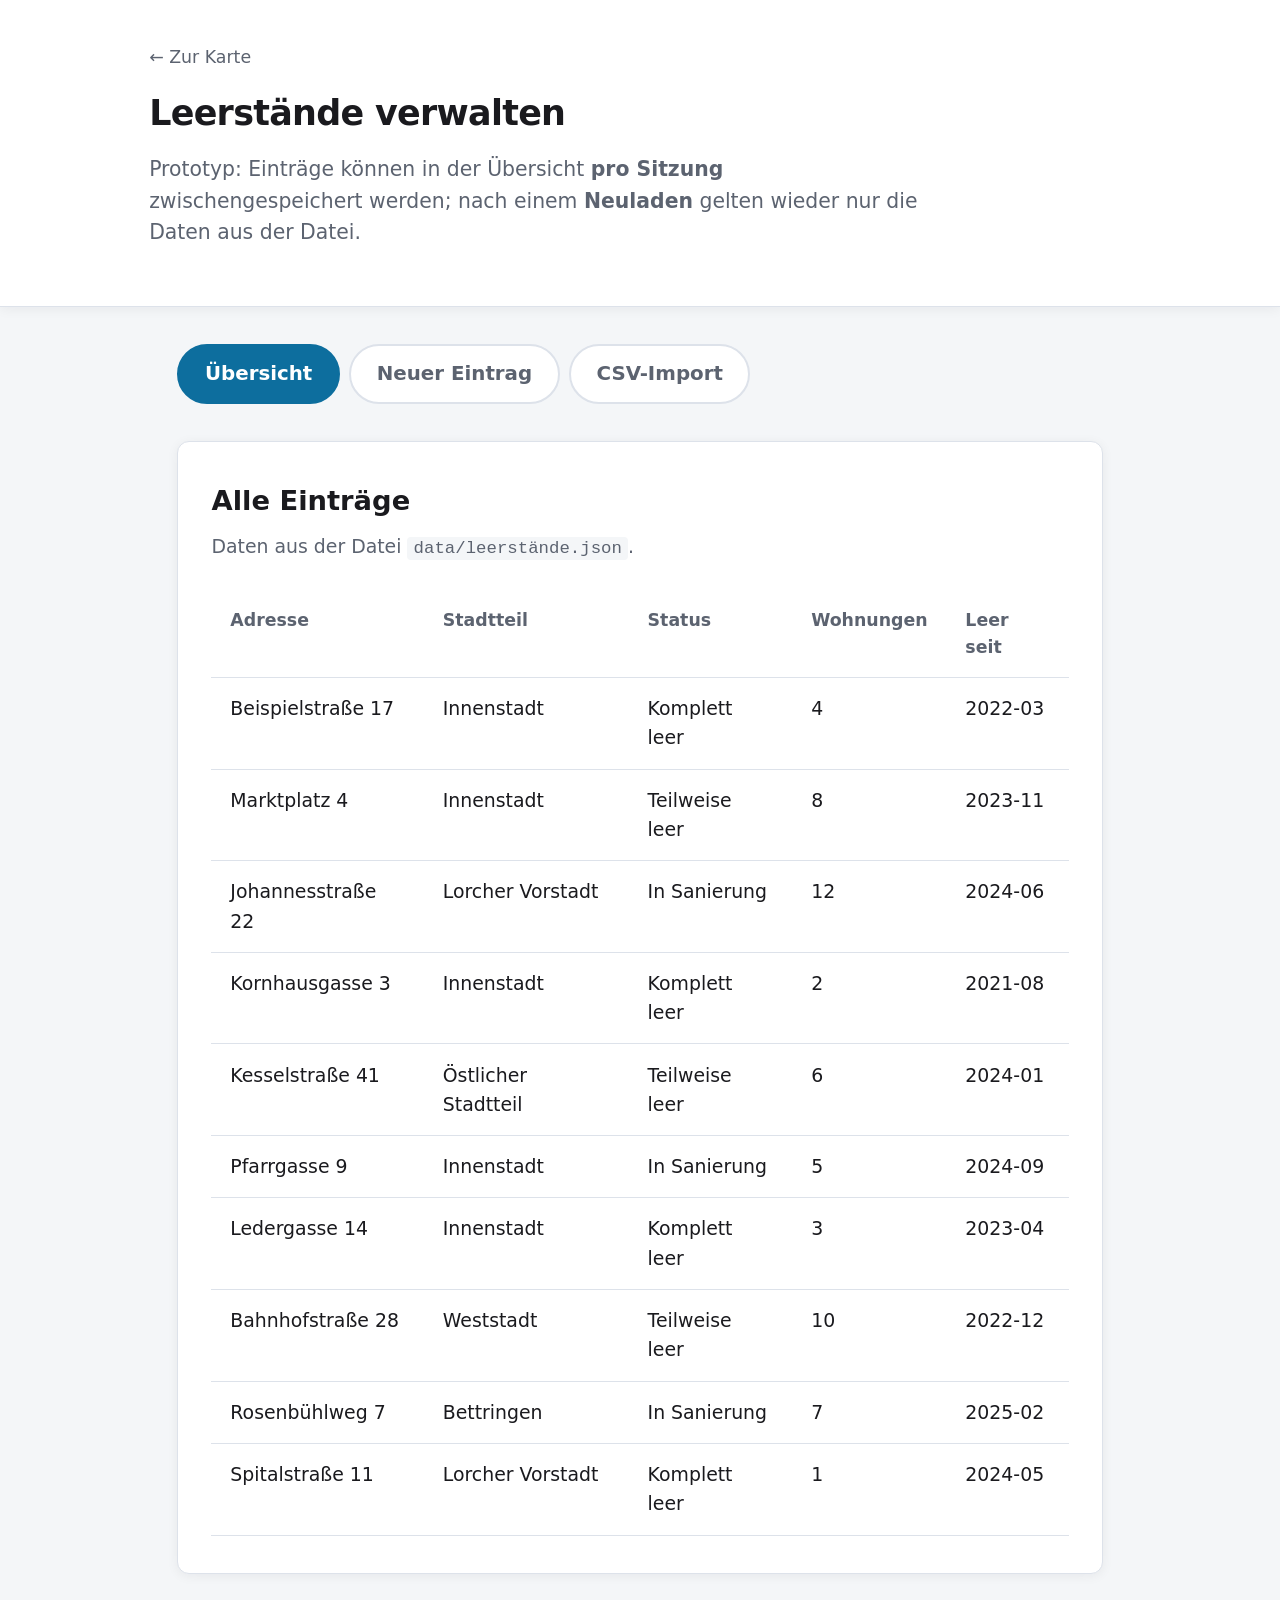
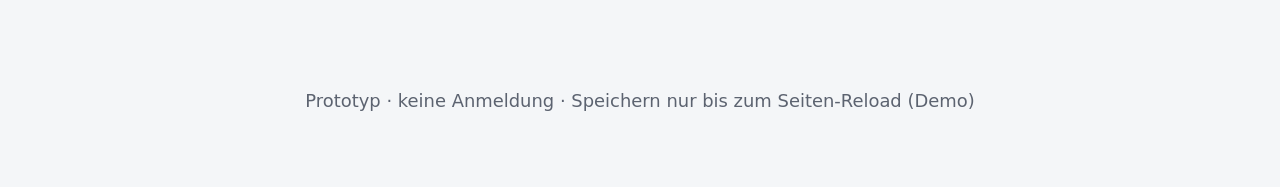
<file: leerstandskarte/admin.html>
<!DOCTYPE html>
<html lang="de">
<head>
  <meta charset="UTF-8" />
  <meta name="viewport" content="width=device-width, initial-scale=1.0" />
  <title>Leerstände – Verwaltung (Prototyp)</title>
  <link rel="stylesheet" href="admin.css" />
</head>
<body>
  <a class="skip-link" href="#main-content">Zum Inhalt springen</a>

  <header class="site-header">
    <div class="site-header__bar">
      <a class="site-nav-link" href="index.html">← Zur Karte</a>
    </div>
    <div class="site-header__inner">
      <h1 class="site-title">Leerstände verwalten</h1>
      <p class="site-lead">
        Prototyp: Einträge können in der Übersicht <strong>pro Sitzung</strong> zwischengespeichert werden; nach einem <strong>Neuladen</strong> gelten wieder nur die Daten aus der Datei.
      </p>
    </div>
  </header>

  <main id="main-content" class="main">
    <nav class="tabs" role="tablist" aria-label="Bereiche">
      <button type="button" class="tabs__btn is-active" role="tab" aria-selected="true" aria-controls="panel-uebersicht" id="tab-uebersicht" data-tab="uebersicht">
        Übersicht
      </button>
      <button type="button" class="tabs__btn" role="tab" aria-selected="false" aria-controls="panel-neu" id="tab-neu" data-tab="neu" tabindex="-1">
        Neuer Eintrag
      </button>
      <button type="button" class="tabs__btn" role="tab" aria-selected="false" aria-controls="panel-csv" id="tab-csv" data-tab="csv" tabindex="-1">
        CSV-Import
      </button>
    </nav>

    <div class="panel-wrap">
      <section id="panel-uebersicht" class="panel is-visible" role="tabpanel" aria-labelledby="tab-uebersicht">
        <div id="load-error" class="banner banner--error is-hidden" role="alert"></div>
        <div id="save-success-banner" class="banner banner--success is-hidden" role="status" aria-live="polite"></div>
        <div class="card">
          <h2 class="card__title">Alle Einträge</h2>
          <p class="card__hint">Daten aus der Datei <code>data/leerstände.json</code>.</p>
          <div class="table-wrap">
            <table class="data-table" id="table-uebersicht">
              <thead>
                <tr>
                  <th scope="col">Adresse</th>
                  <th scope="col">Stadtteil</th>
                  <th scope="col">Status</th>
                  <th scope="col">Wohnungen</th>
                  <th scope="col">Leer seit</th>
                </tr>
              </thead>
              <tbody id="tbody-uebersicht"></tbody>
            </table>
          </div>
          <p class="empty-hint is-hidden" id="empty-uebersicht">Keine Einträge geladen.</p>
        </div>
      </section>

      <section id="panel-neu" class="panel" role="tabpanel" aria-labelledby="tab-neu" hidden>
        <div class="card">
          <h2 class="card__title">Neuen Eintrag anlegen</h2>
          <p class="card__hint">
            Zuerst <strong>Vorschau anzeigen</strong>, Inhalt prüfen, danach <strong>Speichern</strong> (Demo: nur im Speicher dieses Tabs, siehe Hinweis unten).
          </p>
          <p class="form-tour-bar">
            <button type="button" class="btn btn--secondary" id="btn-tour-start" aria-label="Geführte Anleitung starten">
              📖 Anleitung
            </button>
          </p>

          <form id="form-neu" class="form" novalidate>
            <div class="form__row">
              <label for="neu-adresse">Adresse <span class="req">*</span></label>
              <div class="form__field">
                <input type="text" id="neu-adresse" name="adresse" autocomplete="street-address" />
                <p class="field-error is-hidden" id="err-neu-adresse" aria-live="polite"></p>
              </div>
              <button type="button" class="btn btn--secondary" id="btn-geocode" aria-label="Koordinaten automatisch ermitteln">
                📍 Koordinaten automatisch ermitteln
              </button>
              <p class="field-error is-hidden" id="geocode-status" aria-live="polite"></p>
            </div>

            <div class="form__row form__row--simple">
              <label for="neu-ort">Ort</label>
              <div class="form__field">
                <input type="text" id="neu-ort" name="ort" value="" placeholder="z. B. Musterstadt" autocomplete="address-level2" />
                <p class="field-error is-hidden" id="err-neu-ort"></p>
              </div>
            </div>

            <div class="form__row form__row--simple">
              <label for="neu-stadtteil">Stadtteil <span class="req">*</span></label>
              <div class="form__field">
                <select id="neu-stadtteil" name="stadtteil">
                  <option value="">Bitte wählen</option>
                </select>
                <p class="field-error is-hidden" id="err-neu-stadtteil"></p>
              </div>
            </div>

            <div class="form__row form__row--simple">
              <label for="neu-status">Status <span class="req">*</span></label>
              <div class="form__field">
                <select id="neu-status" name="status">
                  <option value="">Bitte wählen</option>
                  <option value="leer">Komplett leer</option>
                  <option value="teilweise">Teilweise leer</option>
                  <option value="sanierung">In Sanierung</option>
                </select>
                <p class="field-error is-hidden" id="err-neu-status"></p>
              </div>
            </div>

            <div class="form__row form__row--simple">
              <label for="neu-we">Anzahl Wohneinheiten <span class="req">*</span></label>
              <div class="form__field">
                <input type="number" id="neu-we" name="wohneinheiten" min="1" step="1" inputmode="numeric" />
                <p class="field-error is-hidden" id="err-neu-we"></p>
              </div>
            </div>

            <div class="form__row form__row--simple">
              <label for="neu-leer-seit">Leer seit (Jahr-Monat)</label>
              <div class="form__field">
                <input type="text" id="neu-leer-seit" name="leer_seit" placeholder="z. B. 2024-03" />
                <p class="field-error is-hidden" id="err-neu-leer-seit"></p>
              </div>
            </div>

            <div class="form__row form__row--simple">
              <label for="neu-lat">Breitengrad</label>
              <div class="form__field">
                <input type="text" id="neu-lat" name="lat" inputmode="decimal" placeholder="z. B. 48,7994" />
                <p class="field-error is-hidden" id="err-neu-lat"></p>
              </div>
            </div>

            <div class="form__row form__row--simple">
              <label for="neu-lng">Längengrad</label>
              <div class="form__field">
                <input type="text" id="neu-lng" name="lng" inputmode="decimal" placeholder="z. B. 9,7978" />
                <p class="field-error is-hidden" id="err-neu-lng"></p>
              </div>
            </div>

            <div class="form__row form__row--simple">
              <label for="neu-notiz">Notiz</label>
              <div class="form__field">
                <textarea id="neu-notiz" name="notiz" rows="4"></textarea>
                <p class="field-error is-hidden" id="err-neu-notiz"></p>
              </div>
            </div>

            <div class="form__actions form__actions--split">
              <button type="button" class="btn btn--primary" id="btn-preview">
                Vorschau anzeigen
              </button>
              <button type="button" class="btn btn--primary" id="btn-save-neu" disabled aria-disabled="true" aria-label="Eintrag speichern">
                💾 Speichern
              </button>
            </div>
            <p class="form-actions-hint">
              Demo-Modus: Daten werden nach Seiten-Reload zurückgesetzt. In der finalen Version werden sie dauerhaft gespeichert.
            </p>
          </form>

          <div id="neu-result" class="result-box is-hidden" aria-live="polite">
            <h3 class="result-box__title">So würde der Eintrag aussehen</h3>
            <p class="result-box__note">
              Die Nummer (<code>id</code>) wird beim Speichern vergeben (siehe JSON).
            </p>
            <pre class="result-box__json" id="neu-json"></pre>
          </div>
        </div>
      </section>

      <section id="panel-csv" class="panel" role="tabpanel" aria-labelledby="tab-csv" hidden>
        <div class="card">
          <h2 class="card__title">CSV-Datei einlesen</h2>
          <p class="card__hint">
            Wählen Sie eine Textdatei oder fügen Sie Zeilen unten ein. Es wird nur eine <strong>Vorschau</strong> erstellt, nichts wird gespeichert.
          </p>
          <p class="card__hint">
            Erwartete Spaltenüberschriften (mit Semikolon oder Komma getrennt):
            <code>adresse</code>, <code>ort</code>, <code>stadtteil</code>, <code>status</code>,
            <code>wohneinheiten</code>, <code>leer_seit</code>, <code>notiz</code>, <code>lat</code>, <code>lng</code>.
            Bei <code>status</code> sind zulässig: <code>leer</code>, <code>teilweise</code>, <code>sanierung</code> oder die gleichen Bezeichnungen wie im Formular.
          </p>

          <div class="form__row form__row--simple">
            <label for="csv-file">Datei wählen</label>
            <input type="file" id="csv-file" accept=".csv,.txt,text/csv" />
          </div>

          <div class="form__row form__row--simple">
            <label for="csv-text">Oder Text hier einfügen</label>
            <textarea id="csv-text" class="csv-textarea" rows="8" placeholder="adresse;ort;stadtteil;..."></textarea>
          </div>

          <div class="form__actions">
            <button type="button" class="btn btn--primary" id="btn-csv-parse">Vorschau erzeugen</button>
          </div>

          <div id="csv-result" class="is-hidden">
            <h3 class="result-box__title">Auswertung</h3>
            <p id="csv-summary" class="csv-summary"></p>
            <div class="table-wrap">
              <table class="data-table" id="table-csv-preview">
                <thead>
                  <tr>
                    <th scope="col">Zeile</th>
                    <th scope="col">Adresse</th>
                    <th scope="col">Status</th>
                    <th scope="col">Hinweis</th>
                  </tr>
                </thead>
                <tbody id="tbody-csv"></tbody>
              </table>
            </div>
            <div class="form__actions form__actions--csv-import">
              <button
                type="button"
                class="btn btn--primary"
                id="btn-csv-import-all"
                disabled
                aria-disabled="true"
                aria-label="Alle gültigen Zeilen aus der Vorschau übernehmen"
              >
                ✅ Alle importieren
              </button>
            </div>
          </div>
        </div>
      </section>
    </div>
  </main>

  <footer class="site-footer">
    <p>Prototyp · keine Anmeldung · Speichern nur bis zum Seiten-Reload (Demo)</p>
  </footer>

  <script src="admin.js"></script>
</body>
</html>
</file>
<file: leerstandskarte/admin.css>
/* Leerstandskataster – Admin (hell, großzügig) */

:root {
  --bg: #f4f6f8;
  --surface: #ffffff;
  --text: #1a1a1e;
  --text-muted: #5c6370;
  --border: #dde2ea;
  --accent: #0d6e9e;
  --accent-hover: #0a5a82;
  --accent-soft: #e8f4fa;
  --error: #b42318;
  --error-bg: #fef2f2;
  --radius: 12px;
  --font: system-ui, "Segoe UI", Roboto, "Helvetica Neue", sans-serif;
  --shadow: 0 2px 12px rgba(15, 23, 42, 0.06);
}

*,
*::before,
*::after {
  box-sizing: border-box;
}

html {
  font-size: 118%;
}

body {
  margin: 0;
  min-height: 100vh;
  font-family: var(--font);
  color: var(--text);
  background: var(--bg);
  line-height: 1.55;
}

.skip-link {
  position: absolute;
  left: -9999px;
  z-index: 999;
  padding: 0.5rem 1rem;
  background: var(--accent);
  color: #fff;
}

.skip-link:focus {
  left: 1rem;
  top: 1rem;
}

.site-header {
  background: var(--surface);
  border-bottom: 1px solid var(--border);
  padding: 2.25rem 1.5rem 2rem;
  box-shadow: var(--shadow);
}

.site-header__inner {
  max-width: 52rem;
  margin: 0 auto;
}

.site-header__bar {
  max-width: 52rem;
  margin: 0 auto 0.75rem;
}

.site-nav-link {
  font-size: 0.92rem;
  color: var(--text-muted);
  text-decoration: none;
  font-weight: 500;
}

.site-nav-link:hover,
.site-nav-link:focus-visible {
  color: var(--text);
  text-decoration: underline;
  outline: none;
}

.form__actions--csv-import {
  margin-top: 1.25rem;
}

.site-title {
  margin: 0 0 0.75rem;
  font-size: 1.85rem;
  font-weight: 650;
  letter-spacing: -0.02em;
}

.site-lead {
  margin: 0 0 1rem;
  font-size: 1.08rem;
  color: var(--text-muted);
  max-width: 42rem;
}

.site-meta {
  margin: 0;
  font-size: 0.98rem;
}

.text-link {
  color: var(--accent);
  font-weight: 600;
  text-decoration: none;
}

.text-link:hover,
.text-link:focus-visible {
  text-decoration: underline;
  outline: none;
}

.main {
  max-width: 52rem;
  margin: 0 auto;
  padding: 2rem 1.5rem 3rem;
}

/* Tabs */
.tabs {
  display: flex;
  flex-wrap: wrap;
  gap: 0.5rem;
  margin-bottom: 2rem;
}

.tabs__btn {
  appearance: none;
  font: inherit;
  font-size: 1.05rem;
  font-weight: 600;
  padding: 0.65rem 1.35rem;
  border-radius: 999px;
  border: 2px solid var(--border);
  background: var(--surface);
  color: var(--text-muted);
  cursor: pointer;
  transition: background 0.15s, border-color 0.15s, color 0.15s;
}

.tabs__btn:hover {
  border-color: #bcc4d4;
  color: var(--text);
}

.tabs__btn:focus-visible {
  outline: 3px solid var(--accent-soft);
  outline-offset: 2px;
}

.tabs__btn.is-active {
  background: var(--accent);
  border-color: var(--accent);
  color: #fff;
}

.panel {
  display: none;
}

.panel.is-visible {
  display: block;
}

.card {
  background: var(--surface);
  border-radius: var(--radius);
  border: 1px solid var(--border);
  padding: 2rem 1.75rem;
  box-shadow: var(--shadow);
}

.card__title {
  margin: 0 0 0.5rem;
  font-size: 1.45rem;
  font-weight: 650;
}

.card__hint {
  margin: 0 0 1.5rem;
  color: var(--text-muted);
  font-size: 1rem;
}

.card__hint code {
  font-size: 0.92em;
  background: var(--bg);
  padding: 0.1em 0.35em;
  border-radius: 4px;
}

/* Banner */
.banner {
  padding: 1rem 1.25rem;
  border-radius: var(--radius);
  margin-bottom: 1.25rem;
  font-size: 1rem;
}

.banner--success {
  background: #ecfdf3;
  color: #166534;
  border: 1px solid #86efac;
  font-weight: 600;
}

.banner--error {
  background: var(--error-bg);
  color: var(--error);
  border: 1px solid #fecdca;
}

.form__actions--split {
  display: flex;
  flex-wrap: wrap;
  gap: 0.75rem;
  align-items: center;
}

.form__actions--split .btn:disabled,
.form__actions--split .btn[disabled] {
  opacity: 0.45;
  cursor: not-allowed;
  transform: none;
}

.form-actions-hint {
  margin: 1rem 0 0;
  font-size: 0.92rem;
  color: var(--text-muted);
  max-width: 36rem;
  line-height: 1.45;
}

.is-hidden {
  display: none !important;
}

/* Table */
.table-wrap {
  overflow-x: auto;
  margin-top: 0.5rem;
}

.data-table {
  width: 100%;
  border-collapse: collapse;
  font-size: 1rem;
}

.data-table th,
.data-table td {
  text-align: left;
  padding: 0.85rem 1rem;
  border-bottom: 1px solid var(--border);
  vertical-align: top;
}

.data-table th {
  font-weight: 650;
  color: var(--text-muted);
  font-size: 0.92rem;
  text-transform: none;
}

.data-table tbody tr:hover {
  background: #fafbfc;
}

.data-table .cell-ok {
  color: #0d5c2e;
}

.data-table .cell-bad {
  color: var(--error);
  font-weight: 600;
}

.empty-hint {
  color: var(--text-muted);
  margin: 1rem 0 0;
}

/* Form */
.form {
  max-width: 36rem;
}

.form__row {
  margin-bottom: 1.75rem;
}

.form__row--simple {
  margin-bottom: 1.35rem;
}

.form label {
  display: block;
  font-weight: 650;
  margin-bottom: 0.45rem;
  font-size: 1.02rem;
}

.req {
  color: var(--error);
  font-weight: 700;
}

.form__field {
  margin-top: 0.25rem;
}

input[type="text"],
input[type="number"],
select,
textarea {
  width: 100%;
  max-width: 28rem;
  font: inherit;
  font-size: 1.05rem;
  padding: 0.65rem 0.85rem;
  border: 2px solid var(--border);
  border-radius: 8px;
  background: #fff;
  color: var(--text);
}

input.field-geocoded {
  border-color: #15803d !important;
  background: #f0fdf4 !important;
}

textarea {
  max-width: none;
  resize: vertical;
  min-height: 6rem;
}

input:focus-visible,
select:focus-visible,
textarea:focus-visible {
  outline: none;
  border-color: var(--accent);
  box-shadow: 0 0 0 3px var(--accent-soft);
}

input[type="file"] {
  font: inherit;
  font-size: 1rem;
}

.field-error {
  margin: 0.4rem 0 0;
  font-size: 0.95rem;
  color: var(--error);
  font-weight: 600;
}

.hint-text {
  margin: 0.75rem 0 0;
  padding: 0.85rem 1rem;
  background: var(--accent-soft);
  border-radius: 8px;
  border-left: 4px solid var(--accent);
  color: var(--text);
  font-size: 1rem;
  max-width: 32rem;
}

.btn {
  appearance: none;
  font: inherit;
  font-size: 1.05rem;
  font-weight: 650;
  padding: 0.7rem 1.5rem;
  border-radius: 8px;
  border: none;
  cursor: pointer;
  transition: background 0.15s, transform 0.1s;
}

.btn:active {
  transform: scale(0.98);
}

.btn--primary {
  background: var(--accent);
  color: #fff;
}

.btn--primary:hover {
  background: var(--accent-hover);
}

.btn--primary:focus-visible {
  outline: 3px solid var(--accent-soft);
  outline-offset: 2px;
}

.btn--secondary {
  background: var(--surface);
  color: var(--accent);
  border: 2px solid var(--accent);
  margin-top: 0.5rem;
}

.btn--secondary:hover {
  background: var(--accent-soft);
}

.form__actions {
  margin-top: 2rem;
  padding-top: 0.5rem;
}

/* Result box */
.result-box {
  margin-top: 2rem;
  padding-top: 2rem;
  border-top: 1px solid var(--border);
}

.result-box__title {
  margin: 0 0 0.5rem;
  font-size: 1.2rem;
}

.result-box__note {
  margin: 0 0 1rem;
  color: var(--text-muted);
  font-size: 1rem;
}

.result-box__json {
  margin: 0;
  padding: 1.25rem;
  background: var(--bg);
  border-radius: 8px;
  font-size: 0.88rem;
  line-height: 1.5;
  overflow-x: auto;
  border: 1px solid var(--border);
}

/* CSV */
.csv-textarea {
  max-width: none;
  font-family: ui-monospace, Consolas, monospace;
  font-size: 0.92rem;
}

.csv-summary {
  margin: 0 0 1rem;
  font-size: 1.05rem;
}

.site-footer {
  max-width: 52rem;
  margin: 0 auto;
  padding: 2rem 1.5rem 3rem;
  text-align: center;
  color: var(--text-muted);
  font-size: 0.95rem;
}

/* Guided Tour */
.form-tour-bar {
  margin: 0 0 1.5rem;
}

.tour-highlight {
  position: relative;
  z-index: 10001;
  box-shadow:
    0 0 0 3px #2d7a4f,
    0 0 0 9999px rgba(0, 0, 0, 0.25);
  border-radius: 8px;
}

/* Abdunklung: outer ring via box-shadow am .tour-highlight (kein Vollbild-Overlay nötig) */

.tour-tooltip {
  position: fixed;
  z-index: 10002;
  max-width: min(360px, calc(100vw - 2rem));
  background: var(--surface);
  border-radius: var(--radius);
  border: 2px solid #2d7a4f;
  box-shadow: 0 12px 40px rgba(15, 23, 42, 0.2);
  padding: 0;
  font-size: 1.05rem;
  line-height: 1.5;
}

.tour-tooltip__inner {
  padding: 1.25rem 1.35rem 1.15rem;
}

.tour-tooltip__title {
  margin: 0 0 0.65rem;
  font-size: 1.2rem;
  font-weight: 700;
  color: var(--text);
}

.tour-tooltip__body {
  margin: 0 0 0.75rem;
  color: var(--text);
}

.tour-tooltip__example {
  margin: 0 0 1rem;
  font-size: 0.98rem;
  color: var(--text-muted);
}

.tour-tooltip__actions {
  display: flex;
  flex-wrap: wrap;
  gap: 0.5rem;
  align-items: center;
}

.tour-tooltip__actions .btn {
  flex: 1 1 auto;
  min-width: 8rem;
}

.tour-tooltip__btn-skip {
  background: var(--surface);
  color: var(--text-muted);
  border: 2px solid var(--border);
  font-weight: 600;
}

.tour-tooltip__btn-skip:hover {
  border-color: #94a3b8;
  color: var(--text);
}

@media (min-width: 40rem) {
  .form__row:not(.form__row--simple) .btn--secondary {
    margin-top: 0;
    margin-left: 0.5rem;
    display: inline-block;
    vertical-align: middle;
  }
}
</file>
